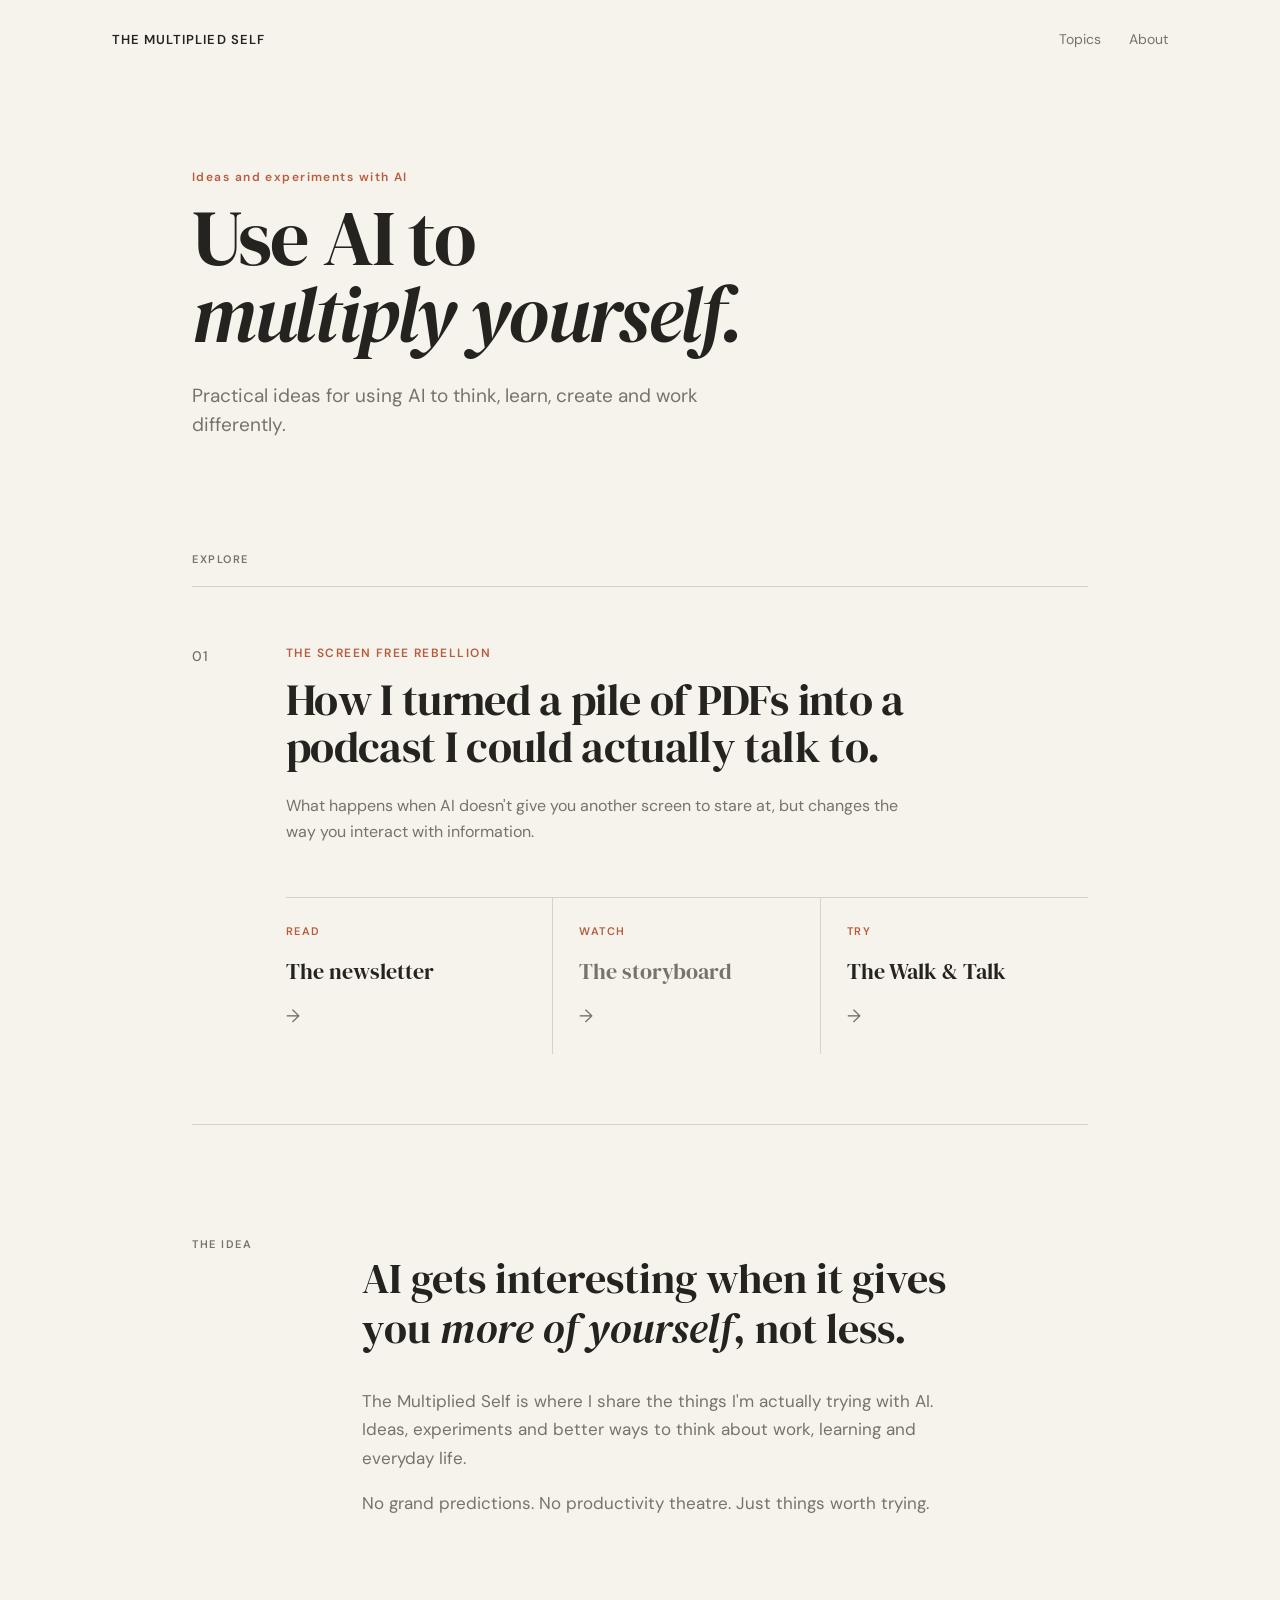
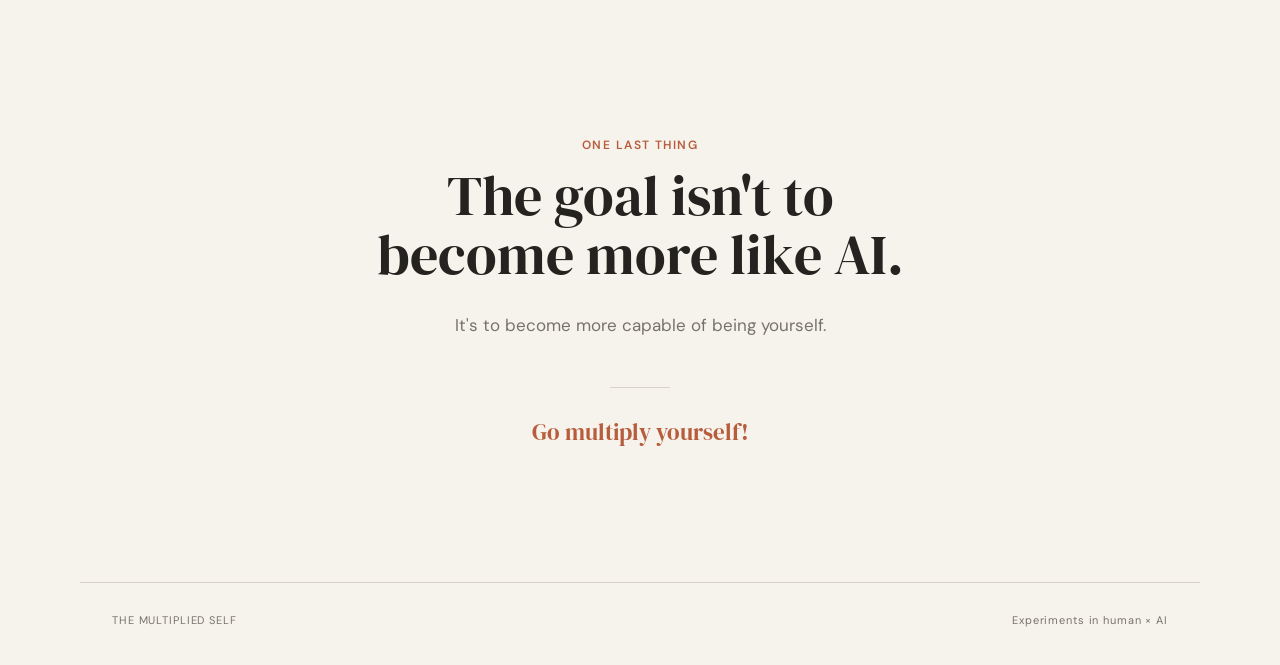
<file: index.html>
<!DOCTYPE html>
<html lang="en">
<head>
  <meta charset="UTF-8">
  <meta name="viewport" content="width=device-width, initial-scale=1.0">

  <title>The Multiplied Self</title>

  <meta
    name="description"
    content="Practical ideas and experiments for using AI to think, learn, create and work differently."
  >

  <link rel="stylesheet" href="/css/styles.css">
</head>

<body>

  <header class="site-header">

    <a href="/" class="logo">
      THE MULTIPLIED SELF
    </a>

    <nav class="nav">
      <a href="#topics">Topics</a>
      <a href="#about">About</a>
    </nav>

  </header>


  <main>

    <!-- =========================================
         HERO
         ========================================= -->

    <section class="hero">

      <p class="eyebrow">
        Ideas and experiments with AI
      </p>

      <h1>
        Use AI to<br>
        <em>multiply yourself.</em>
      </h1>

      <p class="hero-text">
        Practical ideas for using AI to think, learn,
        create and work differently.
      </p>

    </section>


    <!-- =========================================
         TOPICS
         ========================================= -->

    <section class="topics" id="topics">

      <div class="section-label">
        EXPLORE
      </div>


      <!-- TOPIC 01 -->

      <article class="topic">

        <div class="topic-header">

          <span class="topic-number">
            01
          </span>

          <div>

            <p class="eyebrow">
              THE SCREEN FREE REBELLION
            </p>

            <h2>
              How I turned a pile of PDFs
              into a podcast I could actually
              talk to.
            </h2>

            <p class="topic-description">
              What happens when AI doesn't give you
              another screen to stare at, but changes
              the way you interact with information.
            </p>

          </div>

        </div>


        <div class="topic-actions">

          <a
            href="/newsletter/screen-free-rebellion/"
            class="topic-action"
          >

            <span class="action-type">
              READ
            </span>

            <span class="action-title">
              The newsletter
            </span>

            <span class="action-arrow">
              →
            </span>

          </a>


          <a
            href="#"
            class="topic-action topic-watch"
          >

            <span class="action-type">
              WATCH
            </span>

            <span class="action-title">
              The storyboard
            </span>

            <span class="action-arrow">
              →
            </span>

          </a>


          <a
            href="/experiments/walk-and-talk/"
            class="topic-action"
          >

            <span class="action-type">
              TRY
            </span>

            <span class="action-title">
              The Walk &amp; Talk
            </span>

            <span class="action-arrow">
              →
            </span>

          </a>

        </div>

      </article>


      <!--
        FUTURE TOPICS GO HERE.

        Each new topic follows the same structure:

        TOPIC NUMBER
        TOPIC NAME
        SHORT DESCRIPTION

        READ
        WATCH
        TRY
      -->


    </section>


    <!-- =========================================
         ABOUT
         ========================================= -->

    <section class="intro" id="about">

      <div class="section-label">
        THE IDEA
      </div>

      <div class="intro-content">

        <p class="large-text">
          AI gets interesting when it gives you
          <em>more of yourself</em>, not less.
        </p>

        <p>
          The Multiplied Self is where I share the things
          I'm actually trying with AI. Ideas, experiments
          and better ways to think about work, learning
          and everyday life.
        </p>

        <p>
          No grand predictions. No productivity theatre.
          Just things worth trying.
        </p>

      </div>

    </section>


    <!-- =========================================
         CLOSING
         ========================================= -->

    <section class="closing">

      <p class="eyebrow">
        ONE LAST THING
      </p>

      <h2>
        The goal isn't to<br>
        become more like AI.
      </h2>

      <p>
        It's to become more capable of being yourself.
      </p>

      <div class="closing-line"></div>

      <p class="signoff">
        Go multiply yourself!
      </p>

    </section>

  </main>


  <footer class="site-footer">

    <span>
      THE MULTIPLIED SELF
    </span>

    <span>
      Experiments in human × AI
    </span>

  </footer>

</body>
</html>
</file>
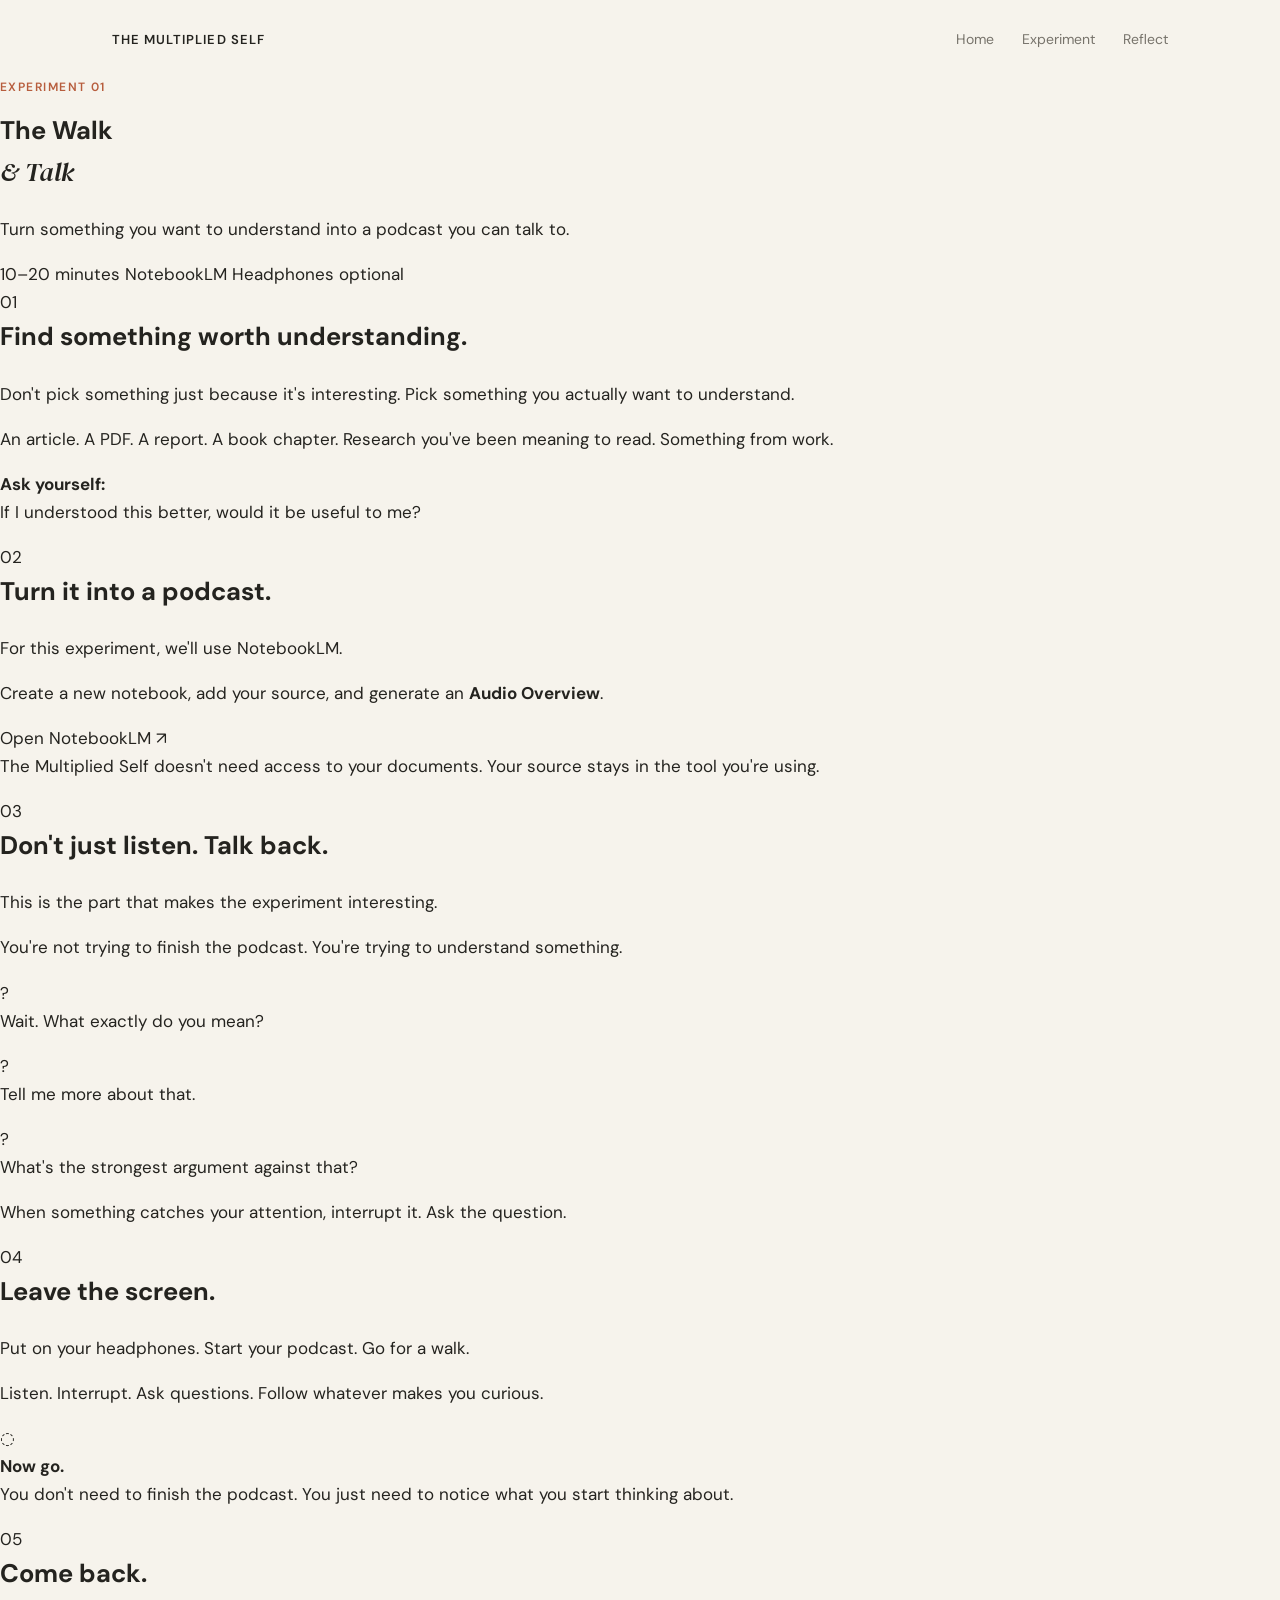
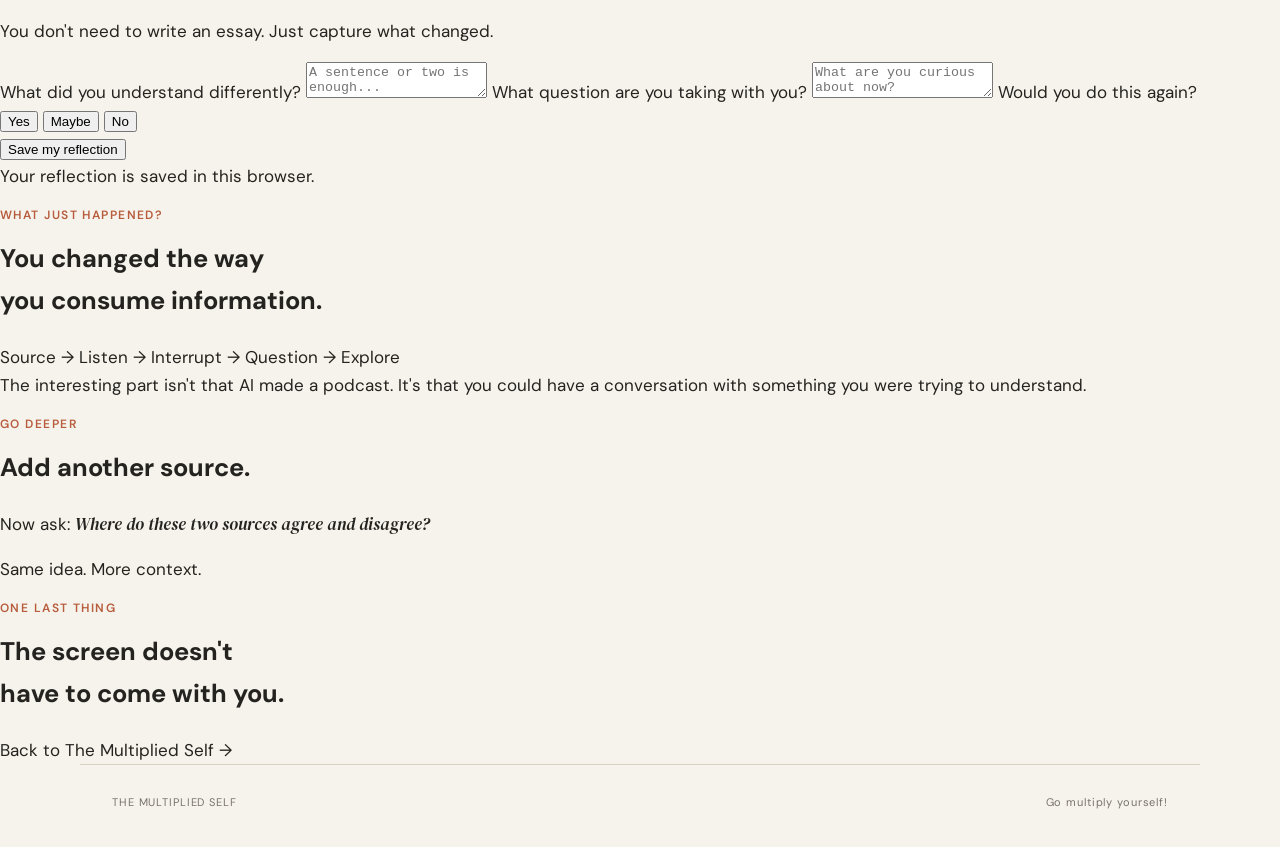
<file: experiments/walk-and-talk/index.html>
<!DOCTYPE html>
<html lang="en">
<head>
  <meta charset="UTF-8">
  <meta name="viewport" content="width=device-width, initial-scale=1.0">

  <title>The Walk & Talk | The Multiplied Self</title>

  <meta
    name="description"
    content="Turn something you want to understand into a podcast you can talk to."
  >

  <link rel="stylesheet" href="/css/styles.css">
</head>

<body>

  <header class="site-header">
    <a href="/" class="logo">THE MULTIPLIED SELF</a>

    <nav class="nav">
      <a href="/">Home</a>
      <a href="#experiment">Experiment</a>
      <a href="#reflection">Reflect</a>
    </nav>
  </header>


  <main id="experiment">

    <section class="experiment-hero">

      <p class="eyebrow">EXPERIMENT 01</p>

      <h1>
        The Walk<br>
        <em>&amp; Talk</em>
      </h1>

      <p class="experiment-intro">
        Turn something you want to understand
        into a podcast you can talk to.
      </p>

      <div class="experiment-meta">
        <span>10–20 minutes</span>
        <span>NotebookLM</span>
        <span>Headphones optional</span>
      </div>

    </section>


    <section class="experiment-section">

      <div class="experiment-step">
        <span>01</span>
        <div>
          <h2>Find something worth understanding.</h2>

          <p>
            Don't pick something just because it's interesting.
            Pick something you actually want to understand.
          </p>

          <p>
            An article. A PDF. A report. A book chapter.
            Research you've been meaning to read.
            Something from work.
          </p>

          <div class="prompt-box">
            <strong>Ask yourself:</strong>
            <p>
              If I understood this better, would it be useful to me?
            </p>
          </div>
        </div>
      </div>


      <div class="experiment-step">
        <span>02</span>

        <div>
          <h2>Turn it into a podcast.</h2>

          <p>
            For this experiment, we'll use NotebookLM.
          </p>

          <p>
            Create a new notebook, add your source,
            and generate an <strong>Audio Overview</strong>.
          </p>

          <a
            href="https://notebooklm.google.com/"
            target="_blank"
            rel="noopener noreferrer"
            class="button"
          >
            Open NotebookLM <span>↗</span>
          </a>

          <p class="small-note">
            The Multiplied Self doesn't need access to your
            documents. Your source stays in the tool you're using.
          </p>
        </div>
      </div>


      <div class="experiment-step">
        <span>03</span>

        <div>
          <h2>Don't just listen. Talk back.</h2>

          <p>
            This is the part that makes the experiment interesting.
          </p>

          <p>
            You're not trying to finish the podcast.
            You're trying to understand something.
          </p>

          <div class="prompt-list">

            <div>
              <span>?</span>
              <p>Wait. What exactly do you mean?</p>
            </div>

            <div>
              <span>?</span>
              <p>Tell me more about that.</p>
            </div>

            <div>
              <span>?</span>
              <p>What's the strongest argument against that?</p>
            </div>

          </div>

          <p>
            When something catches your attention,
            interrupt it. Ask the question.
          </p>
        </div>
      </div>


      <div class="experiment-step">
        <span>04</span>

        <div>
          <h2>Leave the screen.</h2>

          <p>
            Put on your headphones.
            Start your podcast.
            Go for a walk.
          </p>

          <p>
            Listen. Interrupt. Ask questions.
            Follow whatever makes you curious.
          </p>

          <div class="walk-box">
            <span class="walk-icon">◌</span>

            <div>
              <strong>Now go.</strong>
              <p>
                You don't need to finish the podcast.
                You just need to notice what you start thinking about.
              </p>
            </div>
          </div>
        </div>
      </div>


      <div class="experiment-step" id="reflection">
        <span>05</span>

        <div>
          <h2>Come back.</h2>

          <p>
            You don't need to write an essay.
            Just capture what changed.
          </p>

          <div class="reflection">

            <label for="understood">
              What did you understand differently?
            </label>

            <textarea
              id="understood"
              placeholder="A sentence or two is enough..."
            ></textarea>


            <label for="question">
              What question are you taking with you?
            </label>

            <textarea
              id="question"
              placeholder="What are you curious about now?"
            ></textarea>


            <label>
              Would you do this again?
            </label>

            <div class="choice-group">

              <button type="button" data-choice="yes">
                Yes
              </button>

              <button type="button" data-choice="maybe">
                Maybe
              </button>

              <button type="button" data-choice="no">
                No
              </button>

            </div>

            <button type="button" class="button" id="save-reflection">
              Save my reflection
            </button>

            <p class="saved-message" id="saved-message">
              Your reflection is saved in this browser.
            </p>

          </div>

        </div>
      </div>

    </section>


    <section class="experiment-insight">

      <p class="eyebrow">WHAT JUST HAPPENED?</p>

      <h2>
        You changed the way<br>
        you consume information.
      </h2>

      <div class="flow">

        <span>Source</span>
        <span>→</span>
        <span>Listen</span>
        <span>→</span>
        <span>Interrupt</span>
        <span>→</span>
        <span>Question</span>
        <span>→</span>
        <span>Explore</span>

      </div>

      <p>
        The interesting part isn't that AI made a podcast.
        It's that you could have a conversation with something
        you were trying to understand.
      </p>

    </section>


    <section class="go-deeper">

      <p class="eyebrow">GO DEEPER</p>

      <h2>Add another source.</h2>

      <p>
        Now ask:
        <em>Where do these two sources agree and disagree?</em>
      </p>

      <p>
        Same idea. More context.
      </p>

    </section>


    <section class="experiment-end">

      <p class="eyebrow">ONE LAST THING</p>

      <h2>
        The screen doesn't<br>
        have to come with you.
      </h2>

      <a href="/" class="text-link">
        Back to The Multiplied Self <span>→</span>
      </a>

    </section>

  </main>


  <footer class="site-footer">

    <span>THE MULTIPLIED SELF</span>

    <span>Go multiply yourself!</span>

  </footer>


  <script>

    const understood = document.getElementById("understood");
    const question = document.getElementById("question");
    const savedMessage = document.getElementById("saved-message");

    let selectedChoice = "";

    const saved = localStorage.getItem("walkAndTalkReflection");

    if (saved) {

      const reflection = JSON.parse(saved);

      understood.value = reflection.understood || "";
      question.value = reflection.question || "";
      selectedChoice = reflection.choice || "";

      document
        .querySelector(`[data-choice="${selectedChoice}"]`)
        ?.classList.add("selected");
    }


    document.querySelectorAll("[data-choice]").forEach(button => {

      button.addEventListener("click", () => {

        document
          .querySelectorAll("[data-choice]")
          .forEach(item => item.classList.remove("selected"));

        button.classList.add("selected");

        selectedChoice = button.dataset.choice;

      });

    });


    document
      .getElementById("save-reflection")
      .addEventListener("click", () => {

        const reflection = {
          understood: understood.value,
          question: question.value,
          choice: selectedChoice
        };

        localStorage.setItem(
          "walkAndTalkReflection",
          JSON.stringify(reflection)
        );

        savedMessage.classList.add("visible");

      });

  </script>

</body>
</html>
</file>
<file: css/styles.css>
@import url('https://fonts.googleapis.com/css2?family=DM+Sans:wght@400;500;600&family=DM+Serif+Display:ital@0;1&display=swap');


/* =========================================
   FOUNDATION
   ========================================= */

:root {
  --ink: #24231f;
  --muted: #77736b;
  --paper: #f6f3ec;
  --warm: #e9dfcf;
  --accent: #b75d3d;
  --line: #d8d1c5;
  --white: #fffdf8;
}


* {
  box-sizing: border-box;
}


html {
  scroll-behavior: smooth;
}


body {
  margin: 0;
  background: var(--paper);
  color: var(--ink);
  font-family: "DM Sans", sans-serif;
  font-size: 17px;
  line-height: 1.65;
}


a {
  color: inherit;
  text-decoration: none;
}


p,
h1,
h2,
h3 {
  margin-top: 0;
}


em {
  font-family: "DM Serif Display", serif;
  font-weight: normal;
}


main {
  overflow: hidden;
}


/* =========================================
   HEADER
   ========================================= */

.site-header {
  max-width: 1120px;
  margin: 0 auto;
  padding: 28px 32px;

  display: flex;
  align-items: center;
  justify-content: space-between;
}


.logo {
  font-size: 13px;
  font-weight: 600;
  letter-spacing: 0.08em;
}


.nav {
  display: flex;
  gap: 28px;
}


.nav a {
  color: var(--muted);
  font-size: 14px;
}


.nav a:hover {
  color: var(--ink);
}


/* =========================================
   SHARED
   ========================================= */

.eyebrow {
  margin-bottom: 14px;

  color: var(--accent);

  font-size: 12px;
  font-weight: 600;
  letter-spacing: 0.12em;
  line-height: 1.4;
}


.section-label {
  color: var(--muted);

  font-size: 11px;
  font-weight: 600;
  letter-spacing: 0.14em;
}


.topic,
.intro,
.closing,
.hero {
  max-width: 960px;
  margin-left: auto;
  margin-right: auto;
}


/* =========================================
   HERO
   ========================================= */

.hero {
  padding: 90px 32px 110px;
}


.hero h1 {
  max-width: 760px;
  margin-bottom: 28px;

  font-family: "DM Serif Display", serif;
  font-size: clamp(48px, 7vw, 78px);
  font-weight: normal;
  line-height: 0.98;
  letter-spacing: -0.025em;
}


.hero-text {
  max-width: 560px;
  margin-bottom: 0;

  color: var(--muted);
  font-size: 19px;
  line-height: 1.55;
}


/* =========================================
   TOPICS
   ========================================= */

.topics {
  max-width: 960px;
  margin: 0 auto;
  padding: 0 32px;
}


.topics > .section-label {
  padding-bottom: 18px;
  border-bottom: 1px solid var(--line);
}


/* =========================================
   TOPIC
   ========================================= */

.topic {
  padding: 58px 0 70px;
  border-bottom: 1px solid var(--line);
}


.topic-header {
  display: grid;
  grid-template-columns: 70px minmax(0, 1fr);
  gap: 24px;
}


.topic-number {
  color: var(--muted);

  font-size: 14px;
  font-weight: 500;
  letter-spacing: 0.08em;
}


.topic-header h2 {
  max-width: 700px;
  margin-bottom: 22px;

  font-family: "DM Serif Display", serif;
  font-size: clamp(30px, 4vw, 44px);
  font-weight: normal;
  line-height: 1.08;
  letter-spacing: -0.015em;
}


.topic-description {
  max-width: 620px;
  margin-bottom: 0;

  color: var(--muted);
  font-size: 16px;
  line-height: 1.65;
}


/* =========================================
   READ / WATCH / TRY
   ========================================= */

.topic-actions {
  display: grid;
  grid-template-columns: repeat(3, 1fr);

  margin-top: 52px;
  margin-left: 94px;

  border-top: 1px solid var(--line);
}


.topic-action {
  position: relative;

  min-height: 120px;
  padding: 24px 26px 22px 0;

  display: flex;
  flex-direction: column;
  justify-content: space-between;

  border-right: 1px solid var(--line);
}


.topic-action + .topic-action {
  padding-left: 26px;
}


.topic-action:last-child {
  border-right: none;
}


.action-type {
  color: var(--accent);

  font-size: 11px;
  font-weight: 600;
  letter-spacing: 0.13em;
}


.action-title {
  margin-top: 18px;

  font-family: "DM Serif Display", serif;
  font-size: 22px;
  line-height: 1.15;
}


.action-arrow {
  margin-top: 18px;

  color: var(--muted);
  font-size: 18px;
}


.topic-action:hover .action-arrow {
  color: var(--accent);
  transform: translateX(3px);
}


.topic-watch {
  color: var(--muted);
}


/* =========================================
   ABOUT
   ========================================= */

.intro {
  padding: 110px 32px;
}


.intro-content {
  max-width: 660px;
  margin-left: 170px;
}


.large-text {
  margin: 0 0 34px;

  font-family: "DM Serif Display", serif;
  font-size: clamp(28px, 4vw, 42px);
  line-height: 1.2;
}


.intro-content p:not(.large-text) {
  max-width: 600px;

  color: var(--muted);
}


.intro-content p:last-child {
  margin-bottom: 0;
}


/* =========================================
   CLOSING
   ========================================= */

.closing {
  padding: 110px 32px 130px;

  text-align: center;
}


.closing h2 {
  margin-bottom: 26px;

  font-family: "DM Serif Display", serif;
  font-size: clamp(36px, 5vw, 56px);
  font-weight: normal;
  line-height: 1.05;
}


.closing > p:not(.eyebrow):not(.signoff) {
  color: var(--muted);
}


.closing-line {
  width: 60px;
  height: 1px;

  margin: 48px auto 26px;

  background: var(--line);
}


.signoff {
  margin: 0;

  color: var(--accent);

  font-family: "DM Serif Display", serif;
  font-size: 23px;
}


/* =========================================
   FOOTER
   ========================================= */

.site-footer {
  max-width: 1120px;
  margin: 0 auto;

  padding: 28px 32px 36px;

  display: flex;
  align-items: center;
  justify-content: space-between;

  border-top: 1px solid var(--line);

  color: var(--muted);
  font-size: 11px;
  letter-spacing: 0.08em;
}


/* =========================================
   MOBILE
   ========================================= */

@media (max-width: 700px) {

  body {
    font-size: 16px;
  }


  .site-header {
    padding: 22px 20px;
  }


  .nav {
    gap: 18px;
  }


  .nav a {
    font-size: 13px;
  }


  .hero {
    padding: 68px 20px 78px;
  }


  .hero h1 {
    font-size: clamp(44px, 13vw, 58px);
    line-height: 1;
  }


  .hero-text {
    font-size: 17px;
  }


  .topics {
    padding: 0 20px;
  }


  .topic {
    padding: 44px 0 52px;
  }


  .topic-header {
    grid-template-columns: 38px minmax(0, 1fr);
    gap: 14px;
  }


  .topic-number {
    font-size: 12px;
  }


  .topic-header h2 {
    font-size: 31px;
    line-height: 1.1;
  }


  .topic-description {
    font-size: 15px;
  }


  .topic-actions {
    grid-template-columns: 1fr;

    margin-top: 38px;
    margin-left: 52px;
  }


  .topic-action,
  .topic-action + .topic-action {
    min-height: auto;

    padding: 20px 0;

    border-right: none;
    border-bottom: 1px solid var(--line);
  }


  .topic-action:last-child {
    border-bottom: none;
  }


  .action-title {
    font-size: 21px;
  }


  .intro {
    padding: 80px 20px;
  }


  .intro-content {
    margin-left: 0;
    margin-top: 30px;
  }


  .large-text {
    font-size: 31px;
  }


  .closing {
    padding: 80px 20px 90px;
  }


  .closing h2 {
    font-size: 39px;
  }


  .site-footer {
    padding: 24px 20px 30px;

    align-items: flex-start;
    gap: 20px;
    flex-direction: column;
  }

}
</file>
